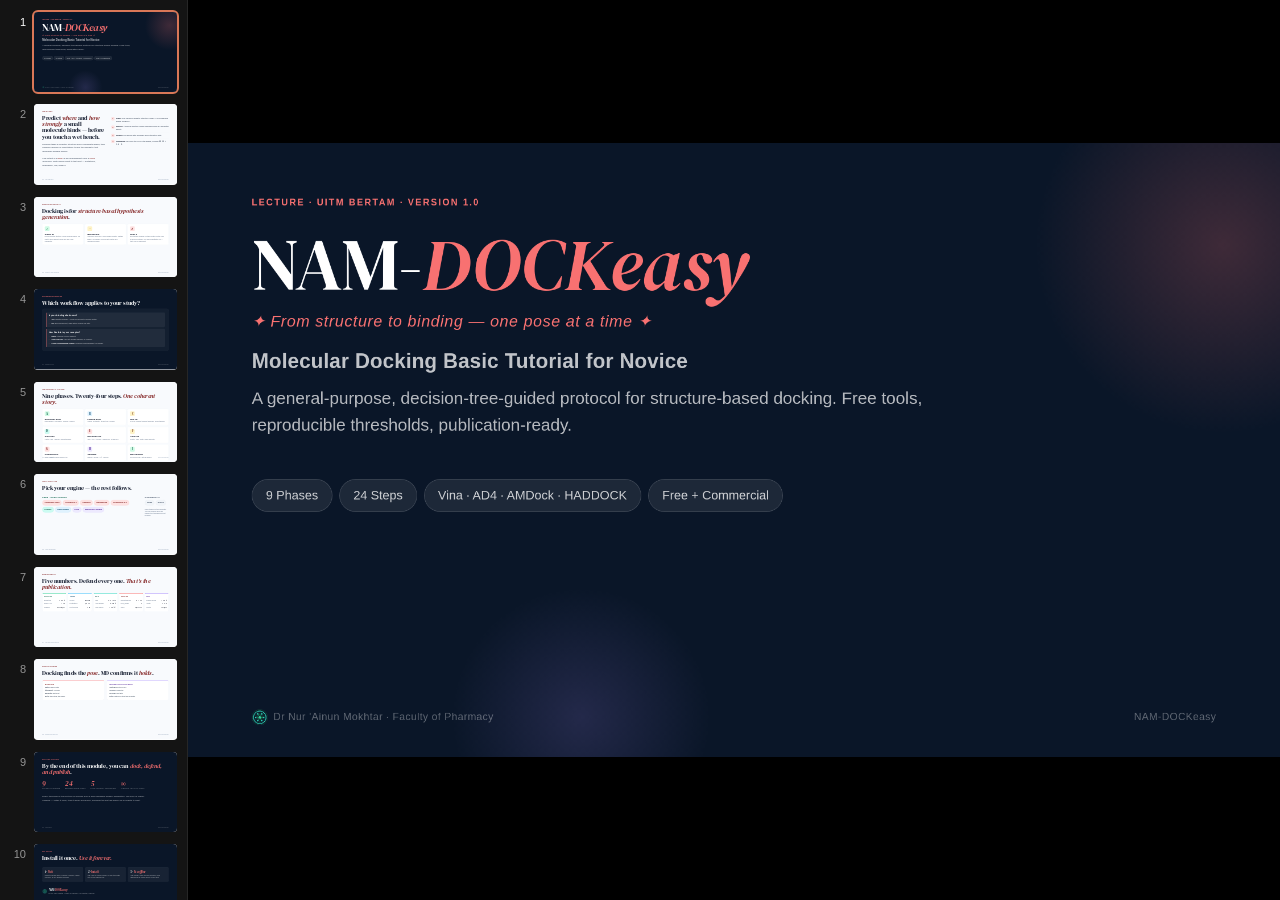
<file: slides/deck.html>
<!DOCTYPE html>
<html lang="en">
<head>
<meta charset="UTF-8">
<meta name="viewport" content="width=device-width, initial-scale=1.0">
<title>NAM-DOCKeasy — Lecture Deck</title>
<link rel="stylesheet" href="../colors_and_type.css">
<script src="deck-stage.js"></script>

<style>
* { box-sizing: border-box; margin: 0; padding: 0; }
deck-stage {
  --stage-bg: #0A1628;
  --slide-bg: #F8FAFD;
  --slide-width: 1920px;
  --slide-height: 1080px;
}

/* Shared slide structure */
section {
  position: relative;
  width: 100%; height: 100%;
  padding: 92px 112px;
  background: var(--bg);
  color: var(--fg);
  display: flex; flex-direction: column;
  overflow: hidden;
  --bg: #F8FAFD;
  --fg: #0F172A;
  --accent: #F87171;
  --accent-dark: #7F1D1D;
  --accent-lt: #FEE2E2;
}
section.dark { --bg: #0A1628; --fg: #FFFFFF; }

/* Standing chrome */
.deck-tag {
  font-size: 16px; font-weight: 700;
  letter-spacing: 0.16em; text-transform: uppercase;
  color: var(--accent);
  margin-bottom: 28px;
}
.deck-h1 {
  font-family: 'DM Serif Display', serif;
  font-size: 128px; line-height: 1.05;
  font-weight: 400;
  letter-spacing: -0.005em;
}
.deck-h1 em { font-style: italic; color: var(--accent); }
.deck-h2 {
  font-family: 'DM Serif Display', serif;
  font-size: 76px; line-height: 1.1;
  font-weight: 400;
  margin-bottom: 36px;
}
.deck-h2 em { font-style: italic; color: var(--accent-dark); }
section.dark .deck-h2 em { color: var(--accent); }
.deck-body {
  font-size: 30px;
  line-height: 1.55;
  color: #334155;
  max-width: 1280px;
}
section.dark .deck-body { color: rgba(255,255,255,0.7); }
.deck-foot {
  position: absolute;
  bottom: 56px; left: 112px; right: 112px;
  display: flex; justify-content: space-between;
  font-size: 18px; color: #94A3B8;
  letter-spacing: 0.04em;
}
section.dark .deck-foot { color: rgba(255,255,255,0.35); }
.deck-foot img { width: 28px; height: 28px; border-radius: 6px; vertical-align: middle; margin-right: 10px; }

/* Title slide */
.title-deco-1 {
  position: absolute; right: -260px; top: -180px;
  width: 720px; height: 720px;
  border-radius: 50%;
  background: radial-gradient(circle, rgba(248,113,113,0.22) 0%, transparent 65%);
}
.title-deco-2 {
  position: absolute; left: 24%; bottom: -160px;
  width: 460px; height: 460px;
  border-radius: 50%;
  background: radial-gradient(circle, rgba(167,139,250,0.16) 0%, transparent 70%);
}
.title-star {
  font-style: italic;
  font-size: 28px;
  color: var(--accent);
  margin-top: 12px;
  letter-spacing: 0.04em;
}
.title-sub {
  font-size: 36px; font-weight: 600;
  color: rgba(255,255,255,0.75);
  margin-top: 18px;
  margin-bottom: 14px;
  letter-spacing: 0.01em;
}
.title-pills { display: flex; gap: 12px; margin-top: 72px; flex-wrap: wrap; }
.title-pill {
  font-size: 22px; font-weight: 500;
  padding: 10px 24px; border-radius: 999px;
  background: rgba(255,255,255,0.08);
  border: 1px solid rgba(255,255,255,0.16);
  color: rgba(255,255,255,0.78);
}

/* Phase-map slide */
.phasemap-grid {
  display: grid;
  grid-template-columns: repeat(3, 1fr);
  gap: 20px;
  margin-top: 12px;
}
.phasemap-cell {
  background: white;
  border-radius: 18px;
  padding: 32px 32px 28px;
  border: 1px solid #E2E8F0;
  position: relative;
}
.phasemap-cell .pm-letter {
  width: 64px; height: 64px;
  border-radius: 16px;
  display: flex; align-items: center; justify-content: center;
  font-family: 'DM Serif Display', serif;
  font-size: 36px;
  background: var(--pm-bg);
  color: var(--pm-dark);
  margin-bottom: 18px;
}
.phasemap-cell .pm-title { font-size: 32px; font-weight: 700; color: #0F172A; margin-bottom: 8px; line-height: 1.15; }
.phasemap-cell .pm-body  { font-size: 20px; color: #64748B; line-height: 1.5; }
.pm-sage  { --pm-bg:#D1FAE5; --pm-dark:#065F46; }
.pm-sky   { --pm-bg:#E0F2FE; --pm-dark:#0C4A6E; }
.pm-gold  { --pm-bg:#FEF3C7; --pm-dark:#78350F; }
.pm-teal  { --pm-bg:#CCFBF1; --pm-dark:#134E4A; }
.pm-coral { --pm-bg:#FEE2E2; --pm-dark:#7F1D1D; }
.pm-lilac { --pm-bg:#EDE9FE; --pm-dark:#4C1D95; }

/* Two-column "concept + supporting list" slide */
.two-col { display: grid; grid-template-columns: 1.1fr 1fr; gap: 80px; flex: 1; }
.two-col .col-body { font-size: 30px; line-height: 1.55; color: #334155; }
.two-col .col-body em { font-style: italic; color: #7F1D1D; }
.two-col ul.checklist { list-style: none; padding: 0; margin-top: 12px; }
.two-col ul.checklist li {
  display: flex; gap: 18px;
  padding: 18px 0;
  border-bottom: 1px solid #E2E8F0;
  font-size: 26px;
  line-height: 1.45;
  color: #334155;
}
.two-col ul.checklist li:last-child { border-bottom: none; }
.two-col ul.checklist li strong { color: #0F172A; font-weight: 700; }
.cl-letter {
  width: 44px; height: 44px;
  border-radius: 10px;
  background: var(--accent-lt);
  color: var(--accent-dark);
  font-weight: 700;
  display: flex; align-items: center; justify-content: center;
  font-size: 18px;
  flex-shrink: 0;
}

/* Decision tree slide — dark navy card */
.deck-dtree {
  background: rgba(255,255,255,0.04);
  border-radius: 24px;
  padding: 48px;
  border: 1px solid rgba(255,255,255,0.1);
}
.dtree-q {
  background: rgba(255,255,255,0.06);
  border-radius: 14px;
  padding: 26px 30px;
  margin-bottom: 22px;
  border-left: 5px solid var(--accent);
}
.dtree-q:last-child { margin-bottom: 0; }
.dtree-q h3 { font-size: 30px; font-weight: 700; margin-bottom: 14px; color: white; }
.dtree-q .opt { display: flex; gap: 18px; font-size: 22px; line-height: 1.45; color: rgba(255,255,255,0.75); padding: 8px 0; }
.dtree-q .opt .arrow { color: var(--accent); font-weight: 700; }
.dtree-q .opt strong { color: white; font-weight: 700; }

/* Quick reference slide grid */
.qr-cells {
  display: grid;
  grid-template-columns: repeat(5, 1fr);
  gap: 20px;
}
.qr-mini {
  background: white;
  border-radius: 16px;
  padding: 26px 22px;
  border: 1px solid #E2E8F0;
  border-top: 6px solid var(--qr-hue, #F87171);
}
.qr-mini h4 {
  font-size: 18px; font-weight: 700;
  text-transform: uppercase;
  letter-spacing: 0.1em;
  color: var(--qr-dark, #7F1D1D);
  margin-bottom: 16px;
}
.qr-mini .row { display: flex; justify-content: space-between; padding: 8px 0; font-size: 20px; border-bottom: 1px solid #F1F5F9; }
.qr-mini .row:last-child { border-bottom: none; }
.qr-mini .row .l { color: #64748B; }
.qr-mini .row .v { font-family: 'JetBrains Mono', monospace; font-size: 18px; font-weight: 600; color: #0F172A; }

/* Tools cluster slide */
.tools-cluster { display: flex; flex-wrap: wrap; gap: 18px; margin-top: 8px; max-width: 1500px; }
.tool-chip {
  font-size: 28px; font-weight: 600;
  padding: 14px 28px;
  border-radius: 999px;
  background: var(--tc-bg, #FEE2E2);
  color: var(--tc-fg, #7F1D1D);
  border: 1px solid var(--tc-bd, #FCA5A5);
}
.tool-chip.commercial { background: #F1F5F9; color: #475569; border-color: #CBD5E1; }

/* Close slide */
.close-grid { display: grid; grid-template-columns: 1fr 1fr 1fr; gap: 28px; margin-top: 48px; }
.close-cell {
  background: rgba(255,255,255,0.06);
  border-radius: 18px;
  padding: 36px 32px;
  border: 1px solid rgba(255,255,255,0.1);
}
.close-cell h3 { font-family: 'DM Serif Display', serif; font-size: 36px; margin-bottom: 12px; color: white; font-weight: 400; }
.close-cell h3 em { font-style: italic; color: var(--accent); }
.close-cell p { font-size: 22px; line-height: 1.5; color: rgba(255,255,255,0.65); }

.kpi-stack { display: flex; gap: 64px; margin-top: 24px; }
.kpi { display: flex; flex-direction: column; }
.kpi-num { font-family: 'DM Serif Display', serif; font-size: 96px; line-height: 1; color: var(--accent); font-style: italic; }
.kpi-lbl { font-size: 20px; color: rgba(255,255,255,0.55); margin-top: 8px; text-transform: uppercase; letter-spacing: 0.14em; }
</style>
</head>
<body>

<deck-stage>

<!-- 01 ─────────────────────────────────────────── -->
<section class="dark" data-screen-label="01 Title">
  <div class="title-deco-1"></div>
  <div class="title-deco-2"></div>
  <div class="deck-tag">Lecture · UiTM Bertam · Version 1.0</div>
  <div class="deck-h1">NAM-<em>DOCKeasy</em></div>
  <div class="title-star">✦ From structure to binding — one pose at a time ✦</div>
  <div class="title-sub">Molecular Docking Basic Tutorial for Novice</div>
  <div class="deck-body" style="max-width:1300px;">
    A general-purpose, decision-tree-guided protocol for structure-based docking. Free tools, reproducible thresholds, publication-ready.
  </div>
  <div class="title-pills">
    <span class="title-pill">9 Phases</span>
    <span class="title-pill">24 Steps</span>
    <span class="title-pill">Vina · AD4 · AMDock · HADDOCK</span>
    <span class="title-pill">Free + Commercial</span>
  </div>
  <div class="deck-foot">
    <div><img src="../icons/icon-192.png" alt=""/>Dr Nur 'Ainun Mokhtar · Faculty of Pharmacy</div>
    <div>NAM-DOCKeasy</div>
  </div>
</section>

<!-- 02 ─────────────────────────────────────────── -->
<section data-screen-label="02 What is docking">
  <div class="deck-tag" style="color:var(--accent-dark);">The big idea</div>
  <div class="two-col">
    <div>
      <div class="deck-h2">Predict <em>where</em> and <em>how strongly</em> a small molecule binds — before you touch a wet bench.</div>
      <div class="col-body">
        Docking takes a receptor structure and a candidate ligand, then samples millions of orientations to find the geometry that minimises binding energy.<br/><br/>
        The output is a <em>pose</em> (a 3D arrangement) and a <em>score</em> (kcal/mol). Both inform what to test next — mutations, analogues, MD, assays.
      </div>
    </div>
    <div>
      <ul class="checklist">
        <li><span class="cl-letter">1</span><div><strong>Input.</strong> One cleaned receptor structure (PDB) + one prepared ligand (PDBQT).</div></li>
        <li><span class="cl-letter">2</span><div><strong>Search.</strong> A scoring function ranks sampled poses by predicted affinity.</div></li>
        <li><span class="cl-letter">3</span><div><strong>Output.</strong> Top poses with energies and interaction lists.</div></li>
        <li><span class="cl-letter">4</span><div><strong>Validation.</strong> Re-dock the co-crystal ligand; confirm <span style="font-family:'JetBrains Mono',monospace;">RMSD &lt; 2.0 Å</span>.</div></li>
      </ul>
    </div>
  </div>
  <div class="deck-foot"><div>02 · The big idea</div><div>NAM-DOCKeasy</div></div>
</section>

<!-- 03 ─────────────────────────────────────────── -->
<section data-screen-label="03 When to use">
  <div class="deck-tag" style="color:var(--accent-dark);">When to reach for it</div>
  <div class="deck-h2">Docking is for <em>structure-based hypothesis generation</em>.</div>
  <div class="phasemap-grid" style="grid-template-columns:repeat(3,1fr);">
    <div class="phasemap-cell pm-sage">
      <div class="pm-letter">✓</div>
      <div class="pm-title">Good fit</div>
      <div class="pm-body">Known receptor structure. Small-molecule ligand. You want to know <em>where</em> it binds and rank a few candidates.</div>
    </div>
    <div class="phasemap-cell pm-gold">
      <div class="pm-letter">~</div>
      <div class="pm-title">Borderline</div>
      <div class="pm-body">Homology model only. Large flexible receptor. Peptide ligand &gt; 5 residues. Proceed with caution and ensemble docking.</div>
    </div>
    <div class="phasemap-cell pm-coral">
      <div class="pm-letter">✗</div>
      <div class="pm-title">Skip if</div>
      <div class="pm-body">No structure available. Protein–protein system (use HADDOCK instead). You need quantitative ΔG — that's MD or experiment.</div>
    </div>
  </div>
  <div class="deck-foot"><div>03 · When to use docking</div><div>NAM-DOCKeasy</div></div>
</section>

<!-- 04 ─────────────────────────────────────────── -->
<section class="dark" data-screen-label="04 Decision tree">
  <div class="deck-tag">Decide before docking</div>
  <div class="deck-h2" style="color:white;">Which workflow applies to your study?</div>
  <div class="deck-dtree">
    <div class="dtree-q">
      <h3>Is your binding site known?</h3>
      <div class="opt"><span class="arrow">→</span><div><strong>Yes.</strong> Targeted docking — small grid around the residue cluster.</div></div>
      <div class="opt"><span class="arrow">→</span><div><strong>No.</strong> Blind docking first; refine with a focused run after.</div></div>
    </div>
    <div class="dtree-q">
      <h3>How flexible is your receptor?</h3>
      <div class="opt"><span class="arrow">→</span><div><strong>Rigid.</strong> AutoDock Vina is sufficient.</div></div>
      <div class="opt"><span class="arrow">→</span><div><strong>Side-chain flex.</strong> AD4 with flexible residues, or Vina-flex.</div></div>
      <div class="opt"><span class="arrow">→</span><div><strong>Large conformational change.</strong> Ensemble docking against MD frames.</div></div>
    </div>
  </div>
  <div class="deck-foot"><div>04 · Decision tree</div><div>NAM-DOCKeasy</div></div>
</section>

<!-- 05 ─────────────────────────────────────────── -->
<section data-screen-label="05 9-phase map">
  <div class="deck-tag" style="color:var(--accent-dark);">The protocol at a glance</div>
  <div class="deck-h2">Nine phases. Twenty-four steps. <em>One coherent story.</em></div>
  <div class="phasemap-grid">
    <div class="phasemap-cell pm-sage"><div class="pm-letter">A</div><div class="pm-title">Receptor prep</div><div class="pm-body">PDB cleanup · hydrogens · charges · PDBQT.</div></div>
    <div class="phasemap-cell pm-sky"><div class="pm-letter">B</div><div class="pm-title">Ligand prep</div><div class="pm-body">Source · protonate · torsion tree · PDBQT.</div></div>
    <div class="phasemap-cell pm-gold"><div class="pm-letter">C</div><div class="pm-title">Site ID</div><div class="pm-body">CASTp / FPocket if pocket unknown · skip otherwise.</div></div>
    <div class="phasemap-cell pm-teal"><div class="pm-letter">D</div><div class="pm-title">Grid box</div><div class="pm-body">Centre · size · spacing · exhaustiveness.</div></div>
    <div class="phasemap-cell pm-coral"><div class="pm-letter">E</div><div class="pm-title">Docking run</div><div class="pm-body">Vina · AD4 · AMDock · SwissDock · HADDOCK.</div></div>
    <div class="phasemap-cell pm-gold"><div class="pm-letter">F</div><div class="pm-title">Analyse</div><div class="pm-body">Cluster · rank · sanity check geometry.</div></div>
    <div class="phasemap-cell pm-coral"><div class="pm-letter">G</div><div class="pm-title">Interactions</div><div class="pm-body">PLIP · LigPlot+ · cross-check SAR.</div></div>
    <div class="phasemap-cell pm-lilac"><div class="pm-letter">H</div><div class="pm-title">Validate</div><div class="pm-body">Redock · RMSD &lt; 2 Å · rescore.</div></div>
    <div class="phasemap-cell pm-sage"><div class="pm-letter">I</div><div class="pm-title">MD handoff</div><div class="pm-body">100–200 ns sim · wet-lab assays.</div></div>
  </div>
  <div class="deck-foot"><div>05 · The 9-phase map</div><div>NAM-DOCKeasy</div></div>
</section>

<!-- 06 ─────────────────────────────────────────── -->
<section data-screen-label="06 Tools landscape">
  <div class="deck-tag" style="color:var(--accent-dark);">Tools you'll use</div>
  <div class="deck-h2">Pick your engine — the rest follows.</div>
  <div style="display:flex; gap:80px; margin-top:24px;">
    <div style="flex:1;">
      <div style="font-size: 26px; font-weight: 700; text-transform: uppercase; letter-spacing: 0.1em; color: #065F46; margin-bottom:18px;">Free · open source</div>
      <div class="tools-cluster" style="--tc-bg:#FEE2E2;--tc-fg:#7F1D1D;--tc-bd:#FCA5A5;">
        <span class="tool-chip">AutoDock Vina</span>
        <span class="tool-chip">AutoDock 4</span>
        <span class="tool-chip">AMDock</span>
        <span class="tool-chip">SwissDock</span>
        <span class="tool-chip">HADDOCK 2.4</span>
        <span class="tool-chip" style="--tc-bg:#CCFBF1;--tc-fg:#134E4A;--tc-bd:#5EEAD4;">PyMOL</span>
        <span class="tool-chip" style="--tc-bg:#E0F2FE;--tc-fg:#0C4A6E;--tc-bd:#7DD3FC;">Open Babel</span>
        <span class="tool-chip" style="--tc-bg:#EDE9FE;--tc-fg:#4C1D95;--tc-bd:#C4B5FD;">PLIP</span>
        <span class="tool-chip" style="--tc-bg:#EDE9FE;--tc-fg:#4C1D95;--tc-bd:#C4B5FD;">Discovery Studio</span>
      </div>
    </div>
    <div style="flex:0 0 320px;">
      <div style="font-size: 26px; font-weight: 700; text-transform: uppercase; letter-spacing: 0.1em; color: #475569; margin-bottom:18px;">Commercial</div>
      <div class="tools-cluster">
        <span class="tool-chip commercial">Glide</span>
        <span class="tool-chip commercial">GOLD</span>
      </div>
      <div style="font-size: 20px; color: #64748B; line-height: 1.5; margin-top:32px;">Gold-standard but license-gated. The free engines above are sufficient for teaching and most research.</div>
    </div>
  </div>
  <div class="deck-foot"><div>06 · Tools landscape</div><div>NAM-DOCKeasy</div></div>
</section>

<!-- 07 ─────────────────────────────────────────── -->
<section data-screen-label="07 Pass criteria">
  <div class="deck-tag" style="color:var(--accent-dark);">Reproducibility</div>
  <div class="deck-h2">Five numbers. Defend every one. <em>That's the publication.</em></div>
  <div class="qr-cells">
    <div class="qr-mini" style="--qr-hue:#34D399;--qr-dark:#065F46;">
      <h4>Receptor</h4>
      <div class="row"><span class="l">Resolution</span><span class="v">≤ 2.5 Å</span></div>
      <div class="row"><span class="l">pLDDT (AF)</span><span class="v">&gt; 70</span></div>
      <div class="row"><span class="l">Charges</span><span class="v">Gasteiger</span></div>
    </div>
    <div class="qr-mini" style="--qr-hue:#38BDF8;--qr-dark:#0C4A6E;">
      <h4>Ligand</h4>
      <div class="row"><span class="l">Source</span><span class="v">PubChem</span></div>
      <div class="row"><span class="l">Protonation</span><span class="v">pH 7.4</span></div>
      <div class="row"><span class="l">Max torsions</span><span class="v">≤ 10</span></div>
    </div>
    <div class="qr-mini" style="--qr-hue:#2DD4BF;--qr-dark:#134E4A;">
      <h4>Grid</h4>
      <div class="row"><span class="l">Size</span><span class="v">2.5 × dim</span></div>
      <div class="row"><span class="l">AD4 spacing</span><span class="v">0.375 Å</span></div>
      <div class="row"><span class="l">Max volume</span><span class="v">&lt; 30³ Å³</span></div>
    </div>
    <div class="qr-mini" style="--qr-hue:#F87171;--qr-dark:#7F1D1D;">
      <h4>Docking</h4>
      <div class="row"><span class="l">exhaustiveness</span><span class="v">8 → 32</span></div>
      <div class="row"><span class="l">num_modes</span><span class="v">9</span></div>
      <div class="row"><span class="l">Seed</span><span class="v">explicit</span></div>
    </div>
    <div class="qr-mini" style="--qr-hue:#A78BFA;--qr-dark:#4C1D95;">
      <h4>Pass</h4>
      <div class="row"><span class="l">Redock RMSD</span><span class="v">&lt; 2.0 Å</span></div>
      <div class="row"><span class="l">Affinity</span><span class="v">≤ −7.0</span></div>
      <div class="row"><span class="l">Cluster</span><span class="v">largest</span></div>
    </div>
  </div>
  <div class="deck-foot"><div>07 · The five pass criteria</div><div>NAM-DOCKeasy</div></div>
</section>

<!-- 08 ─────────────────────────────────────────── -->
<section data-screen-label="08 Docking vs MD">
  <div class="deck-tag" style="color:var(--accent-dark);">When to upgrade</div>
  <div class="deck-h2">Docking finds the <em>pose</em>. MD confirms it <em>holds</em>.</div>
  <div style="display:grid;grid-template-columns:1fr 1fr;gap:36px;flex:1;align-items:start;margin-top:20px;">
    <div style="background:white;border-radius:18px;border:1px solid #E2E8F0;padding:36px;border-top:6px solid #F87171;">
      <div style="font-size:22px;font-weight:700;color:#7F1D1D;text-transform:uppercase;letter-spacing:0.12em;margin-bottom:18px;">Docking</div>
      <div style="font-size:24px;line-height:1.5;color:#334155;">
        <p style="margin-bottom:14px;"><strong>Minutes</strong> per ligand on a laptop.</p>
        <p style="margin-bottom:14px;"><strong>Static snapshot</strong> — no dynamics.</p>
        <p style="margin-bottom:14px;"><strong>Rigid receptor</strong> · implicit solvent.</p>
        <p><strong>Best for</strong> · initial hypothesis, virtual screening.</p>
      </div>
    </div>
    <div style="background:white;border-radius:18px;border:1px solid #E2E8F0;padding:36px;border-top:6px solid #A78BFA;">
      <div style="font-size:22px;font-weight:700;color:#4C1D95;text-transform:uppercase;letter-spacing:0.12em;margin-bottom:18px;">Molecular dynamics</div>
      <div style="font-size:24px;line-height:1.5;color:#334155;">
        <p style="margin-bottom:14px;"><strong>Hours to days</strong> per system on a GPU.</p>
        <p style="margin-bottom:14px;"><strong>100–200 ns</strong> of physical motion.</p>
        <p style="margin-bottom:14px;"><strong>Fully flexible</strong> · explicit waters.</p>
        <p><strong>Best for</strong> · validating one or two best poses for publication.</p>
      </div>
    </div>
  </div>
  <div class="deck-foot"><div>08 · Docking versus MD</div><div>NAM-DOCKeasy</div></div>
</section>

<!-- 09 ─────────────────────────────────────────── -->
<section class="dark" data-screen-label="09 What students get">
  <div class="deck-tag">What you take away</div>
  <div class="deck-h2" style="color:white;">By the end of this module, you can <em>dock, defend, and publish</em>.</div>
  <div class="kpi-stack">
    <div class="kpi"><div class="kpi-num">9</div><div class="kpi-lbl">Phases mastered</div></div>
    <div class="kpi"><div class="kpi-num">24</div><div class="kpi-lbl">Reproducible steps</div></div>
    <div class="kpi"><div class="kpi-num">5</div><div class="kpi-lbl">Pass criteria memorised</div></div>
    <div class="kpi"><div class="kpi-num">∞</div><div class="kpi-lbl">Targets you can study</div></div>
  </div>
  <div class="deck-body" style="margin-top:64px;max-width:1400px;">
    Every threshold in the protocol is sourced from a peer-reviewed primary publication. The PWA is offline-capable — install it once, then it works anywhere, including the wet lab where Wi-Fi forgets to exist.
  </div>
  <div class="deck-foot"><div>09 · Outcomes</div><div>NAM-DOCKeasy</div></div>
</section>

<!-- 10 ─────────────────────────────────────────── -->
<section class="dark" data-screen-label="10 Where to find it">
  <div class="deck-tag">Get the app</div>
  <div class="deck-h2" style="color:white;">Install it once. <em>Use it forever.</em></div>
  <div class="close-grid">
    <div class="close-cell">
      <h3>1 · <em>Visit</em></h3>
      <p>Open the share link in Chrome (Android), Safari (iPhone), or any desktop browser.</p>
    </div>
    <div class="close-cell">
      <h3>2 · <em>Install</em></h3>
      <p>Tap "Add to Home Screen" or click the install icon in the address bar.</p>
    </div>
    <div class="close-cell">
      <h3>3 · <em>Use offline</em></h3>
      <p>The tutorial, quick-ref card, glossary, and references all cache locally on first visit.</p>
    </div>
  </div>
  <div style="margin-top:88px;display:flex;align-items:center;gap:20px;">
    <img src="../icons/icon-192.png" style="width:64px;height:64px;border-radius:14px;" alt="" />
    <div>
      <div style="font-family:'DM Serif Display',serif;font-size:36px;color:white;line-height:1.1;">NAM-<em style="font-style:italic;color:var(--accent);">DOCKeasy</em></div>
      <div style="font-size:20px;color:rgba(255,255,255,0.55);margin-top:6px;">Dr Nur 'Ainun Mokhtar · Faculty of Pharmacy, UiTM Bertam, Malaysia</div>
    </div>
  </div>
  <div class="deck-foot"><div>10 · Where to find it</div><div>Thank you · Q&amp;A</div></div>
</section>

</deck-stage>
</body>
</html>
</file>
<file: colors_and_type.css>
/* ============================================
 * NAM-NPeasy Design System — Tokens
 * Network Pharmacology Core Framework PWA
 * ============================================ */

@import url('https://fonts.googleapis.com/css2?family=DM+Serif+Display:ital@0;1&family=DM+Sans:wght@300;400;500;600;700&family=JetBrains+Mono:wght@400;500;600&display=swap');

:root {
  /* ── BRAND COLORS ──────────────────────────── */
  /* Deep navy ladder — the spine of the brand */
  --navy:    #0A1628;
  --navy-2:  #112240;
  --blue:    #1E3A5F;
  --dark:    #0F172A;

  /* Signature teal — accents, callouts, active states */
  --accent:  #2DD4BF;
  --accent-lt: #CCFBF1;

  /* ── PHASE PALETTE ─────────────────────────── */
  /* Each protocol phase has a hue with a -dark and -lt pair */
  --sage:    #34D399;  --sage-lt:  #D1FAE5;  --sage-dark:  #065F46;
  --sky:     #38BDF8;  --sky-lt:   #E0F2FE;  --sky-dark:   #0C4A6E;
  --gold:    #F59E0B;  --gold-lt:  #FEF3C7;  --gold-dark:  #78350F;
  --teal:    #2DD4BF;  --teal-lt:  #CCFBF1;  --teal-dark:  #134E4A;
  --coral:   #F87171;  --coral-lt: #FEE2E2;  --coral-dark: #7F1D1D;
  --lilac:   #A78BFA;  --lilac-lt: #EDE9FE;  --lilac-dark: #4C1D95;

  /* ── NEUTRAL LADDER ────────────────────────── */
  --white:   #FFFFFF;
  --off:     #F8FAFD;   /* page background */
  --gray-1:  #F1F5F9;   /* subtle fills, zebra rows */
  --gray-2:  #E2E8F0;   /* hairline borders */
  --gray-3:  #94A3B8;   /* muted text, icons */
  --gray-4:  #64748B;   /* secondary text */
  --gray-5:  #334155;   /* body text */

  /* ── SEMANTIC ──────────────────────────────── */
  --fg-1:    var(--dark);     /* primary text */
  --fg-2:    var(--gray-5);   /* body text */
  --fg-3:    var(--gray-4);   /* secondary */
  --fg-mute: var(--gray-3);   /* placeholder, hints */
  --bg-page: var(--off);
  --bg-card: var(--white);
  --bg-zebra: var(--gray-1);
  --border:  var(--gray-2);
  --border-soft: var(--gray-1);

  /* On-dark equivalents */
  --on-dark-fg: rgba(255,255,255,1);
  --on-dark-fg-2: rgba(255,255,255,0.75);
  --on-dark-fg-3: rgba(255,255,255,0.55);
  --on-dark-border: rgba(255,255,255,0.12);
  --on-dark-fill: rgba(255,255,255,0.08);

  /* ── TYPOGRAPHY ────────────────────────────── */
  --font-display: 'DM Serif Display', Georgia, serif;
  --font-body:    'DM Sans', system-ui, -apple-system, sans-serif;
  --font-mono:    'JetBrains Mono', ui-monospace, Menlo, monospace;

  /* Type scale — modest, mobile-first */
  --t-h1:    38px;   /* hero */
  --t-h2:    26px;   /* section title */
  --t-h3:    18px;   /* phase name */
  --t-h4:    14px;   /* step title */
  --t-body:  13.5px; /* default body */
  --t-sm:    12.5px; /* protocol bullets, captions */
  --t-xs:    11.5px; /* labels, table rows */
  --t-micro: 10px;   /* eyebrow tags */
  --t-code:  11px;

  --lh-tight: 1.2;
  --lh-snug:  1.45;
  --lh-base:  1.6;
  --lh-loose: 1.7;

  --ls-tag:    0.12em;  /* eyebrows + nav group labels */
  --ls-tag-lg: 0.15em;  /* hero tag */
  --ls-code:   0.02em;

  /* ── RADIUS & SPACE ────────────────────────── */
  --r-sm:    8px;
  --r:      12px;
  --r-pill: 20px;
  --r-full: 999px;

  --space-1: 4px;
  --space-2: 8px;
  --space-3: 12px;
  --space-4: 16px;
  --space-5: 20px;
  --space-6: 28px;
  --space-7: 44px;
  --space-8: 60px;

  /* ── SHADOWS ───────────────────────────────── */
  --shadow-card:  0 4px 16px rgba(0,0,0,0.07);
  --shadow-pop:   0 12px 32px rgba(10,22,40,0.18);
  --shadow-inset: inset 0 0 0 1px rgba(255,255,255,0.06);

  /* ── HERO GRADIENT ─────────────────────────── */
  --grad-hero:  linear-gradient(135deg, var(--navy) 0%, var(--navy-2) 50%, var(--blue) 100%);
  --grad-teal-glow:  radial-gradient(circle, rgba(45,212,191,0.12) 0%, transparent 70%);
  --grad-lilac-glow: radial-gradient(circle, rgba(167,139,250,0.08) 0%, transparent 70%);
}

/* ============================================
 * SEMANTIC TYPE STYLES
 * ============================================ */

body {
  font-family: var(--font-body);
  font-size: var(--t-body);
  line-height: var(--lh-base);
  color: var(--fg-1);
  background: var(--bg-page);
  -webkit-font-smoothing: antialiased;
}

.h1, h1 {
  font-family: var(--font-display);
  font-size: var(--t-h1);
  line-height: var(--lh-tight);
  font-weight: 400;
  letter-spacing: -0.005em;
}
.h1 em, h1 em { font-style: italic; color: var(--accent); }

.h2, h2 {
  font-family: var(--font-display);
  font-size: var(--t-h2);
  line-height: var(--lh-tight);
  font-weight: 400;
}

.h3, h3 {
  font-family: var(--font-body);
  font-size: var(--t-h3);
  line-height: var(--lh-tight);
  font-weight: 700;
}

.h4, h4 {
  font-family: var(--font-body);
  font-size: var(--t-h4);
  font-weight: 600;
  line-height: var(--lh-snug);
}

.body, p {
  font-size: var(--t-body);
  line-height: var(--lh-loose);
  color: var(--fg-2);
}

.eyebrow {
  font-size: var(--t-micro);
  font-weight: 700;
  letter-spacing: var(--ls-tag);
  text-transform: uppercase;
  line-height: 1;
}

.label-sm {
  font-size: var(--t-xs);
  font-weight: 500;
  color: var(--fg-3);
}

.code, code, kbd {
  font-family: var(--font-mono);
  font-size: var(--t-code);
  font-weight: 600;
  letter-spacing: var(--ls-code);
}

/* Inline code chip — accent on navy, the brand's signature mono treatment */
.code-chip {
  display: inline-block;
  font-family: var(--font-mono);
  font-size: var(--t-code);
  font-weight: 600;
  background: var(--navy);
  color: var(--accent);
  padding: 2px 7px;
  border-radius: 4px;
  white-space: nowrap;
}
</file>
